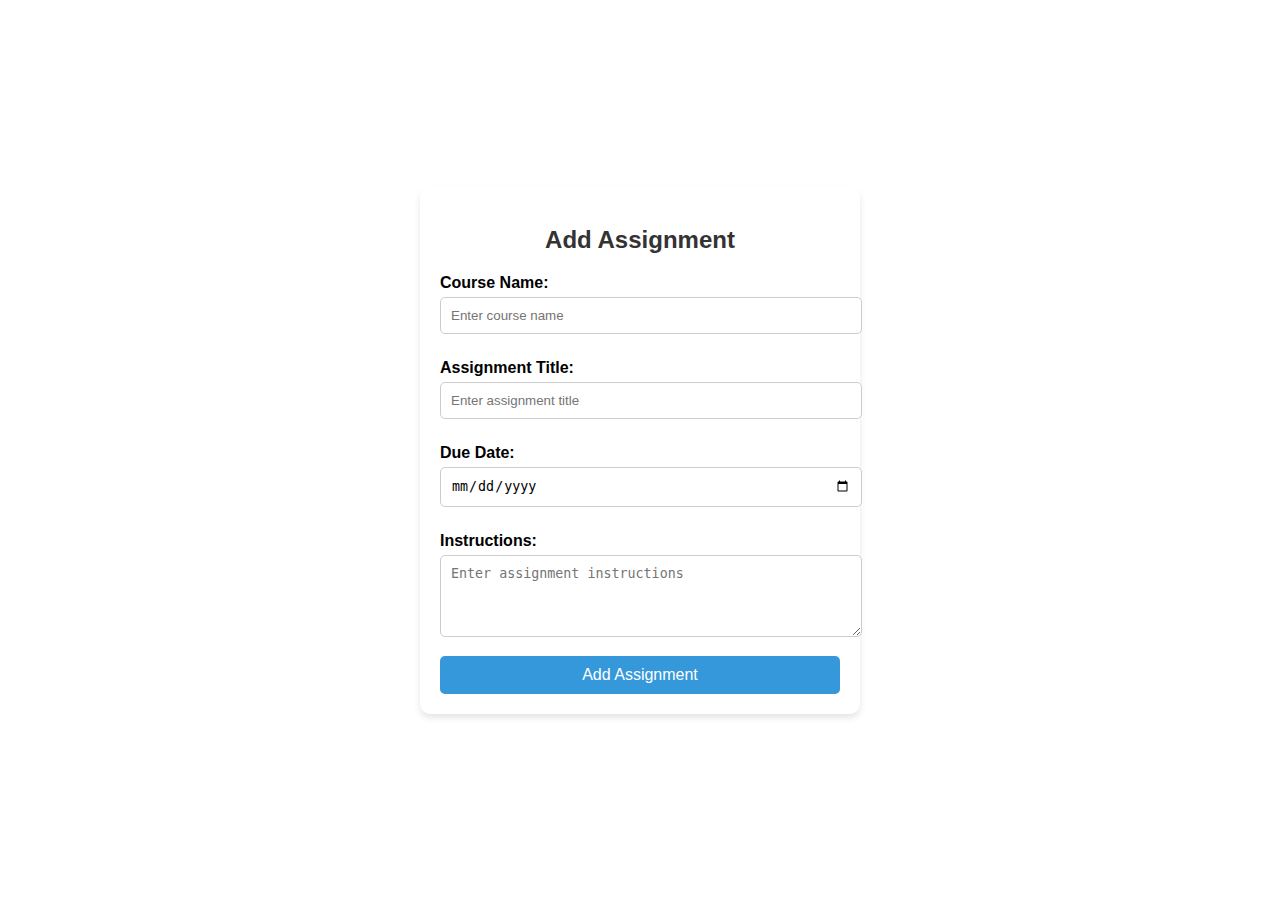
<file: add-assignment.html>
<!DOCTYPE html>
<html lang="en">
<head>
    <meta charset="UTF-8">
    <meta name="viewport" content="width=device-width, initial-scale=1.0">
    <title>Add Assignment</title>
    <style>
        body {
            font-family: Arial, sans-serif;
            margin: 0;
            padding: 0;
            background-color: #f4f4f4;
            background: url('https://marketplace.canva.com/EAGFkmfdLP8/1/0/1600w/canva-brown-bold-background-instagram-post-DwzHWC9oTFs.jpg') no-repeat center center fixed;
            background-size: cover;
            display: flex;
            justify-content: center;
            align-items: center;
            height: 100vh;
        }
        .form-container {
            background: #fff;
            padding: 20px;
            border-radius: 10px;
            box-shadow: 0 4px 6px rgba(0, 0, 0, 0.1);
            width: 400px;
        }
        .form-container h2 {
            margin-bottom: 20px;
            color: #333;
            text-align: center;
        }
        .form-container label {
            display: block;
            margin: 10px 0 5px;
            font-weight: bold;
        }
        .form-container input, .form-container textarea {
            width: 100%;
            padding: 10px;
            margin-bottom: 15px;
            border: 1px solid #ccc;
            border-radius: 5px;
        }
        .form-container button {
            width: 100%;
            padding: 10px;
            background: #3498db;
            color: #fff;
            border: none;
            border-radius: 5px;
            cursor: pointer;
            font-size: 16px;
        }
        .form-container button:hover {
            background: #2980b9;
        }
    </style>
</head>
<body>
    <div class="form-container">
        <h2>Add Assignment</h2>
        <form id="add-assignment-form">
            <label for="course">Course Name:</label>
            <input type="text" id="course" name="course" placeholder="Enter course name" required>
            
            <label for="title">Assignment Title:</label>
            <input type="text" id="title" name="title" placeholder="Enter assignment title" required>
            
            <label for="dueDate">Due Date:</label>
            <input type="date" id="dueDate" name="dueDate" required>
            
            <label for="instructions">Instructions:</label>
            <textarea id="instructions" name="instructions" rows="4" placeholder="Enter assignment instructions" required></textarea>
            
            <button type="submit">Add Assignment</button>
        </form>
    </div>
    <script>
        document.getElementById('add-assignment-form').addEventListener('submit', function(event) {
            event.preventDefault();
            
            // Simulate saving to the backend
            const assignment = {
                course: document.getElementById('course').value,
                title: document.getElementById('title').value,
                dueDate: document.getElementById('dueDate').value,
                instructions: document.getElementById('instructions').value
            };
            
            console.log('Assignment added:', assignment);
            alert('Assignment added successfully!');
            this.reset();
        });
    </script>
</body>
</html>
</file>
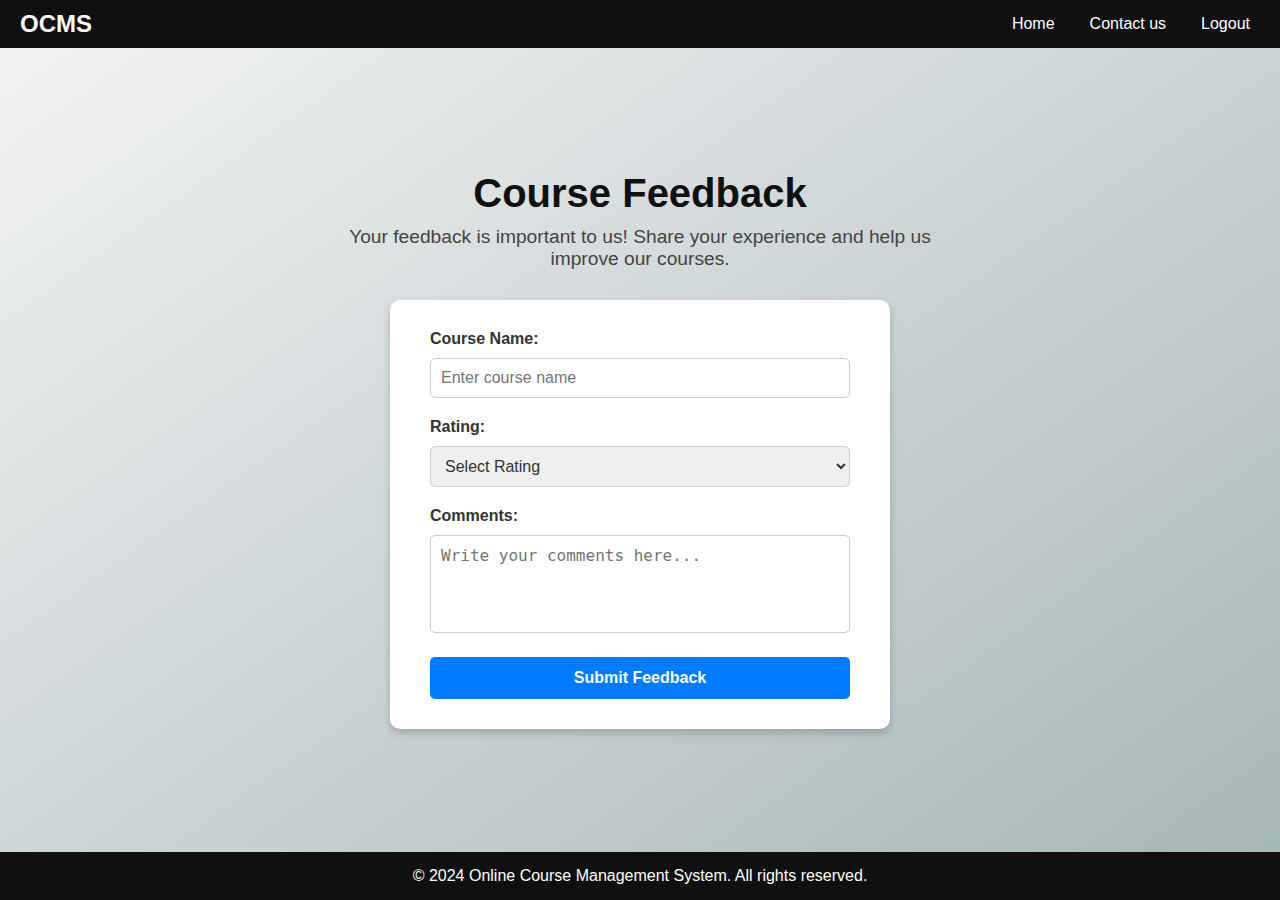
<file: feedback.html>
<!DOCTYPE html>
<html lang="en">
<head>
    <meta charset="UTF-8">
    <meta name="viewport" content="width=device-width, initial-scale=1.0">
    <title>Course Feedback</title>
    <style>
        /* General Styling */
        * {
            margin: 0;
            padding: 0;
            box-sizing: border-box;
        }

        body {
            font-family: 'Arial', sans-serif;
            background: linear-gradient(to bottom right, #f4f4f5, #a4b5b6);
            color: #333;
            display: flex;
            flex-direction: column;
            min-height: 100vh;
        }

        /* Navigation Bar */
        .navbar {
            display: flex;
            justify-content: space-between;
            align-items: center;
            background: #101010;
            padding: 10px 20px;
        }

        .navbar .logo a {
            color: #fff;
            text-decoration: none;
            font-size: 1.5rem;
            font-weight: bold;
        }

        .navbar .nav-links {
            list-style: none;
            display: flex;
            gap: 15px;
        }

        .navbar .nav-links li a {
            color: white;
            text-decoration: none;
            font-size: 1rem;
            padding: 5px 10px;
            transition: background 0.3s ease;
        }

        .navbar .nav-links li a:hover {
            background: #007bff;
            border-radius: 5px;
        }

        /* Feedback Section */
        .feedback-section {
            flex: 1;
            display: flex;
            flex-direction: column;
            justify-content: center;
            align-items: center;
            padding: 40px 20px;
        }

        .feedback-section h2 {
            font-size: 2.5rem;
            color: #101010;
            margin-bottom: 10px;
        }

        .feedback-section p {
            font-size: 1.2rem;
            color: #444;
            margin-bottom: 30px;
            text-align: center;
            max-width: 600px;
        }

        .feedback-form {
            background: #fff;
            padding: 30px 40px;
            border-radius: 10px;
            box-shadow: 0 4px 8px rgba(0, 0, 0, 0.2);
            max-width: 500px;
            width: 100%;
        }

        .feedback-form label {
            display: block;
            margin-bottom: 10px;
            font-size: 1rem;
            font-weight: bold;
            color: #333;
        }

        .feedback-form input, .feedback-form select, .feedback-form textarea {
            width: 100%;
            padding: 10px;
            margin-bottom: 20px;
            border: 1px solid #ccc;
            border-radius: 5px;
            font-size: 1rem;
            color: #333;
        }

        .feedback-form textarea {
            resize: none;
        }

        .feedback-form .submit-button {
            width: 100%;
            padding: 12px;
            font-size: 1rem;
            font-weight: bold;
            color: #fff;
            background: #007bff;
            border: none;
            border-radius: 5px;
            cursor: pointer;
            transition: background 0.3s ease;
        }

        .feedback-form .submit-button:hover {
            background: #0056b3;
        }

        /* Footer */
        footer {
            text-align: center;
            background: #101010;
            color: white;
            padding: 15px;
        }

        /* Responsive Design */
        @media (max-width: 768px) {
            .feedback-section h2 {
                font-size: 2rem;
            }

            .feedback-section p {
                font-size: 1rem;
            }

            .feedback-form {
                padding: 20px;
            }
        }
    </style>
</head>
<body>
    <!-- Navigation Bar -->
    <nav class="navbar">
        <div class="logo">
            <a href="#">OCMS</a>
        </div>
        <ul class="nav-links">
            <li><a href="student-dashboard.html">Home</a></li>
            <li><a href="contact.html">Contact us</a></li>
            <li><a href="logout.html">Logout</a></li>
        </ul>
    </nav>

    <!-- Feedback Section -->
    <section class="feedback-section">
        <h2>Course Feedback</h2>
        <p>Your feedback is important to us! Share your experience and help us improve our courses.</p>
        
        <form class="feedback-form" onsubmit="handleSubmit(event)">
            <label for="courseName">Course Name:</label>
            <input type="text" id="courseName" name="courseName" placeholder="Enter course name" required>

            <label for="rating">Rating:</label>
            <select id="rating" name="rating" required>
                <option value="">Select Rating</option>
                <option value="5">5 - Excellent</option>
                <option value="4">4 - Good</option>
                <option value="3">3 - Average</option>
                <option value="2">2 - Poor</option>
                <option value="1">1 - Very Poor</option>
            </select>

            <label for="comments">Comments:</label>
            <textarea id="comments" name="comments" rows="4" placeholder="Write your comments here..." required></textarea>

            <button type="submit" class="submit-button">Submit Feedback</button>
        </form>
    </section>

    <!-- Footer -->
    <footer>
        <p>&copy; 2024 Online Course Management System. All rights reserved.</p>
    </footer>

    <script>
        function handleSubmit(event) {
            event.preventDefault(); // Prevents page reload
            alert('Thank you for your feedback! Your response has been successfully submitted.');
        }
    </script>
</body>
</html>
</file>
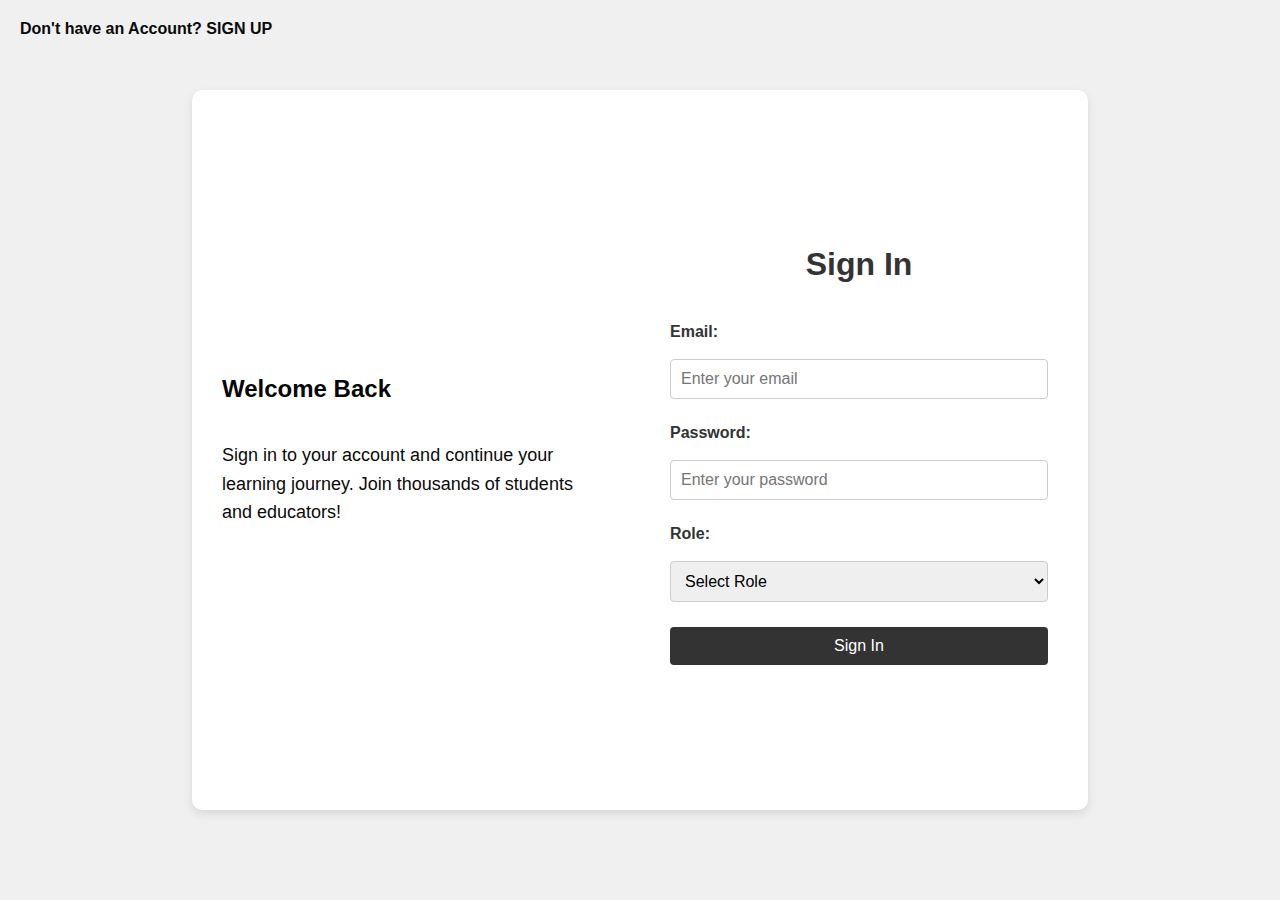
<file: signin.html>
<!DOCTYPE html>
<html lang="en">
<head>
    <meta charset="UTF-8">
    <meta name="viewport" content="width=device-width, initial-scale=1.0">
    <title>Sign In - Online Course Management System</title>
    <link rel="stylesheet" href="style.css"> <!-- Link to your CSS file -->
    <style>
        body {
            font-family: 'Arial', sans-serif;
            margin: 0;
            padding: 0;
            height: 100vh;
            display: flex;
            justify-content: center;
            align-items: center;
            background: #f0f0f0;
        }

        .signin-container {
            display: flex;
            width: 70%;
            max-width: 1000px;
            height: 80%;
            background-color: #fff;
            border-radius: 10px;
            box-shadow: 0 4px 10px rgba(0, 0, 0, 0.1);
        }

        .signin-container .left {
            width: 50%;
            background: url('https://www.shutterstock.com/image-photo/flat-lay-composition-laptop-pen-260nw-1686600523.jpg') no-repeat center center fixed;
            background-size: cover;
            border-top-left-radius: 10px;
            border-bottom-left-radius: 10px;
            color: #fff;
            display: flex;
            flex-direction: column;
            justify-content: center;
            padding: 30px;
        }

        .left h2 {
            font-size: 24px;
            margin-bottom: 20px;
            color: #060606;
        }

        .left p {
            font-size: 18px;
            line-height: 1.6;
            color: #0a0a0a;
        }

        .signin-container .right {
            width: 50%;
            padding: 40px;
            display: flex;
            flex-direction: column;
            justify-content: center;
        }

        h1 {
            text-align: center;
            margin-bottom: 30px;
            color: #333;
        }

        .form-container {
            display: flex;
            flex-direction: column;
        }

        label {
            font-size: 16px;
            margin: 10px 0 5px;
            color: #333;
        }

        input, select, button {
            padding: 12px;
            margin: 10px 0;
            border: 1px solid #ccc;
            border-radius: 5px;
        }

        button {
            background-color: #101010;
            color: white;
            border: none;
            cursor: pointer;
            transition: background-color 0.3s ease;
        }

        button:hover {
            background-color: #0c0c0c;
        }

        .signin-link {
            position: absolute;
            top: 20px;
            left: 20px;
        }

        .signin-link a {
            color: #090909;
            font-weight: bold;
            text-decoration: none;
        }

        .signin-link a:hover {
            text-decoration: underline;
        }

        /* For responsiveness */
        @media (max-width: 768px) {
            .signin-container {
                flex-direction: column;
                width: 100%;
                height: auto;
            }

            .signin-container .left {
                width: 100%;
                height: auto;
                border-top-left-radius: 0;
                border-bottom-left-radius: 0;
            }

            .signin-container .right {
                width: 100%;
                padding: 20px;
            }
        }
    </style>
</head>
<body>

    <!-- Sign In Link at the top-left corner -->
    <div class="signin-link">
        <a href="signup.html">Don't have an Account? SIGN UP</a>
    </div>

    <div class="signin-container">
        <!-- Left side with image -->
        <div class="left">
            <h2>Welcome Back</h2>
            <p>Sign in to your account and continue your learning journey. Join thousands of students and educators!</p>
        </div>

        <!-- Right side with the sign-in form -->
        <div class="right">
            <h1>Sign In</h1>
            <form id="signin-form" class="form-container">
                <label for="email">Email:</label>
                <input type="email" id="email" name="email" required placeholder="Enter your email" pattern="[a-z0-9._%+-]+@[a-z0-9.-]+\.[a-z]{2,}$" title="Please enter a valid email address">

                <label for="password">Password:</label>
                <input type="password" id="password" name="password" required placeholder="Enter your password" minlength="6" title="Password should be at least 6 characters long">

                <label for="role">Role:</label>
                <select id="role" name="role" required>
                    <option value="">Select Role</option>
                    <option value="student">Student</option>
                    <option value="educator">Educator</option>
                </select>

                <button type="submit">Sign In</button>
            </form>
        </div>
    </div>

    <!-- External JS File -->
    <script src="signin.js"></script> <!-- Link to your signin.js file -->
</body>
</html>
</file>
<file: style.css>
/* General styles */
body {
    font-family: Arial, sans-serif;
    margin: 0;
    padding: 0;
    background-color: #f4f4f4;
    
    background-repeat: no-repeat;
    background-size:     cover;                      
    color: #333;
}

/* Navigation Bar */
.navbar {
    display: flex;
    justify-content: space-between;
    align-items: center;
    background-color: #333;
    padding: 10px 20px;
}

.navbar .logo a {
    color: white;
    text-decoration: none;
    font-size: 24px;
    font-weight: bold;
}

.nav-links {
    list-style: none;
    display: flex;
}

.nav-links li {
    margin-left: 20px;
}

.nav-links li a {
    color: white;
    text-decoration: none;
    font-size: 18px;
    padding: 8px 16px;
    transition: background-color 0.3s;
}

.nav-links li a:hover {
    background-color: #575757;
    border-radius: 4px;
}

/* Header */
header {
    text-align: center;
    padding: 20px;
}

header h1 {
    margin: 0;
}

header p {
    font-size: 18px;
}

/* Main */
main {
    max-width: 600px;
    margin: 20px auto;
    padding: 20px;
    background-color: #fff;
    border-radius: 8px;
    box-shadow: 0 2px 10px rgba(0, 0, 0, 0.1);
}

main h2 {
    text-align: center;
    margin-bottom: 20px;
}

/* Form Styles */
.form-container {
    display: flex;
    flex-direction: column;
}

.form-container label {
    margin-bottom: 8px;
    font-weight: bold;
}

.form-container input,
.form-container select {
    padding: 10px;
    margin-bottom: 15px;
    border: 1px solid #ccc;
    border-radius: 4px;
    font-size: 16px;
}

.form-container button {
    padding: 10px;
    background-color: #333;
    color: white;
    border: none;
    border-radius: 4px;
    cursor: pointer;
    font-size: 16px;
    transition: background-color 0.3s;
}

.form-container button:hover {
    background-color: #575757;
}

/* Footer */
footer {
    text-align: center;
    padding: 20px;
    background-color: #333;
    color: white;
    position: relative;
    bottom: 0;
    width: 100%;
}

/* Mobile Responsiveness */
@media (max-width: 768px) {
    main {
        padding: 15px;
        margin: 10px;
    }

    .form-container input, .form-container select, .form-container button {
        font-size: 14px;
    }

    .navbar .nav-links li {
        margin-left: 10px;
    }
}
</file>
